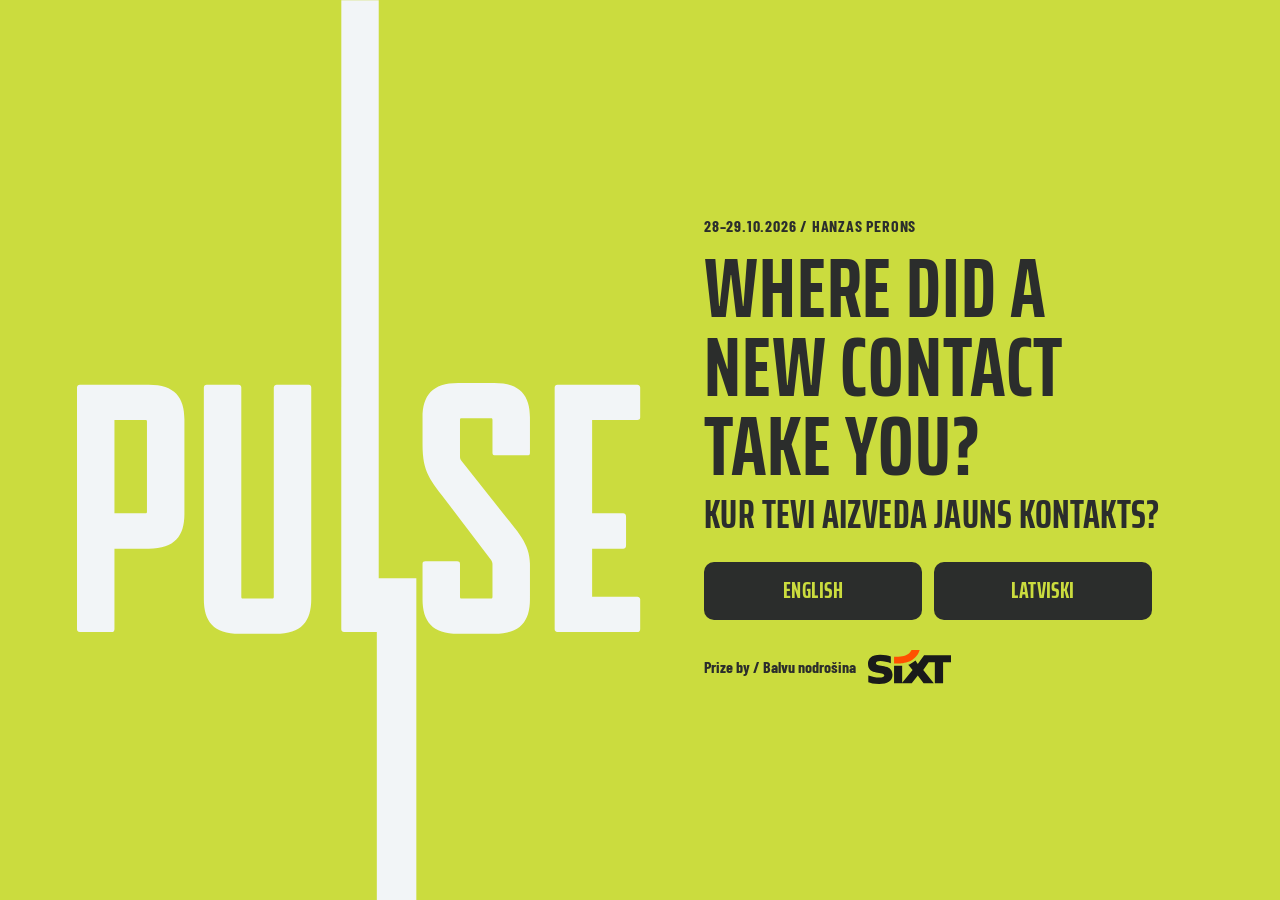
<file: frontend/index.html>
<!doctype html>
<!-- PULSE Forum 2026 story draw: the page guests open from the QR code (GitHub Pages).
     Owns the markup of every screen; text comes from strings.js, the flow from app.js.
     Invariant: the page talks to one address only, the collector in app.js (API). -->
<html lang="en" class="guest">
<head>
<meta charset="utf-8">
<meta name="viewport" content="width=device-width, initial-scale=1, viewport-fit=cover">
<meta name="robots" content="noindex, nofollow">
<meta name="theme-color" id="theme-color" content="#CBDC3E">
<meta name="color-scheme" content="light">
<meta http-equiv="Content-Security-Policy" content="default-src 'self'; connect-src https://dbautomatizacijas.com/pulse/api/; img-src 'self' data:; style-src 'self'; script-src 'self'; font-src 'self'; base-uri 'none'; form-action 'none'; object-src 'none'">
<meta name="referrer" content="strict-origin-when-cross-origin">
<title>PULSE x SIXT: Where did a new contact take you?</title>
<meta name="description" content="Share your story and win a SIXT ride to PULSE Forum 2026. Dalies ar stāstu un laimē SIXT braucienu uz PULSE Forum 2026.">
<link rel="icon" href="img/favicon.svg?v=7350aad1" type="image/svg+xml">
<link rel="apple-touch-icon" href="img/apple-touch-icon.png?v=683fdb04">
<meta property="og:type" content="website">
<meta property="og:url" content="https://skill-issue-hq-dev.github.io/pulse-forum/">
<meta property="og:title" content="Where did a new contact take you? / Kur Tevi aizveda jauns kontakts?">
<meta property="og:description" content="PULSE Forum 2026: share your story, win a SIXT ride to the forum. Dalies ar stāstu un laimē SIXT braucienu uz forumu.">
<meta property="og:image" content="https://skill-issue-hq-dev.github.io/pulse-forum/img/og.png">
<meta property="og:image:width" content="1200">
<meta property="og:image:height" content="630">
<meta property="og:image:alt" content="PULSE x SIXT: Where did a new contact take you?">
<meta name="twitter:card" content="summary_large_image">
<link rel="preload" href="fonts/saira-extra-condensed-latin-700-normal.woff2?v=4e78a0c7" as="font" type="font/woff2" crossorigin>
<link rel="preload" href="fonts/barlow-condensed-latin-500-normal.woff2?v=bb2ad530" as="font" type="font/woff2" crossorigin>
<link rel="stylesheet" href="styles.css?v=6ba4cc12">
<link rel="stylesheet" href="motion.css?v=5fb403ef">
<script type="module" src="app.js?v=a4c11ab4"></script>
</head>
<body>

<main>
  <section id="start" class="screen screen--lime" aria-labelledby="start-title">
    <div class="cover-mark"><svg class="mark mark--hero" viewBox="54.15 0 575.69 810" role="img" aria-label="PULSE" data-pulse="hero"><defs><clipPath id="zz-a"><rect x="324.33" y="0" width="38.25" height="432"/><path transform="translate(308.04 590.85)" d="M 19.140625 0 L 89.203125 0 C 91.015625 0 92.09375 -0.71875 92.09375 -2.890625 L 92.09375 -33.21875 C 92.09375 -34.671875 91.015625 -36.109375 89.203125 -36.109375 L 54.53125 -36.109375 L 54.53125 -249.921875 C 54.53125 -251.71875 53.453125 -252.8125 51.640625 -252.8125 L 19.140625 -252.8125 C 17.328125 -252.8125 16.25 -251.71875 16.25 -249.921875 L 16.25 -2.890625 C 16.25 -1.8125 16.96875 0 19.140625 0 Z M 19.140625 0"/><rect x="360.64" y="535.92" width="40.37" height="274.08"/></clipPath></defs><g clip-path="url(#zz-a)"><rect x="54.15" y="0" width="575.69" height="810" fill="none"/><path class="mk-zz" d="M343.46 0V563.39H380.83V810" pathLength="1" fill="none" stroke="currentColor" stroke-width="60"/></g></svg><svg class="mk-layer mk-letter" viewBox="54.15 0 575.69 810" aria-hidden="true"><path transform="translate(37.9 590.85)" d="M 19.140625 0 L 51.640625 0 C 53.453125 0 54.53125 -0.71875 54.53125 -2.890625 L 54.53125 -85.234375 L 89.5625 -85.234375 C 116.296875 -85.234375 126.046875 -98.234375 126.046875 -120.625 L 126.046875 -217.421875 C 126.046875 -239.8125 116.296875 -252.8125 89.5625 -252.8125 L 19.140625 -252.8125 C 17.328125 -252.8125 16.25 -251.71875 16.25 -249.921875 L 16.25 -2.890625 C 16.25 -1.8125 16.96875 0 19.140625 0 Z M 54.53125 -121.34375 L 54.53125 -216.6875 L 85.953125 -216.6875 C 87.40625 -216.6875 87.765625 -216.328125 87.765625 -214.890625 L 87.765625 -123.15625 C 87.765625 -121.703125 87.40625 -121.34375 85.953125 -121.34375 Z M 54.53125 -121.34375"/></svg><svg class="mk-layer mk-letter" viewBox="54.15 0 575.69 810" aria-hidden="true"><path transform="translate(169.36 590.85)" d="M 50.921875 1.8125 L 87.765625 1.8125 C 114.484375 1.8125 124.234375 -11.203125 124.234375 -33.59375 L 124.234375 -249.921875 C 124.234375 -251.71875 123.15625 -252.8125 121.703125 -252.8125 L 88.84375 -252.8125 C 87.40625 -252.8125 85.953125 -251.71875 85.953125 -249.921875 L 85.953125 -36.109375 C 85.953125 -34.671875 85.59375 -34.3125 84.15625 -34.3125 L 54.53125 -34.3125 C 53.09375 -34.3125 52.734375 -34.671875 52.734375 -36.109375 L 52.734375 -249.921875 C 52.734375 -251.71875 51.640625 -252.8125 49.84375 -252.8125 L 17.328125 -252.8125 C 15.53125 -252.8125 14.453125 -251.71875 14.453125 -249.921875 L 14.453125 -33.59375 C 14.453125 -11.203125 24.203125 1.8125 50.921875 1.8125 Z M 50.921875 1.8125"/></svg><svg class="mk-layer mk-letter" viewBox="54.15 0 575.69 810" aria-hidden="true"><path transform="translate(398.33 590.85)" d="M 45.5 1.8125 L 82.34375 1.8125 C 109.0625 1.8125 118.828125 -11.203125 118.828125 -33.59375 L 118.828125 -68.984375 C 118.828125 -90.65625 106.546875 -102.203125 88.84375 -124.59375 L 48.75 -175.15625 C 47.671875 -176.609375 47.3125 -177.6875 47.3125 -179.5 L 47.3125 -216.6875 C 47.3125 -218.140625 47.671875 -218.5 49.125 -218.5 L 78.734375 -218.5 C 80.171875 -218.5 80.53125 -218.140625 80.53125 -216.6875 L 80.53125 -183.109375 C 80.53125 -181.296875 81.984375 -180.578125 83.421875 -180.578125 L 115.9375 -180.578125 C 117.734375 -180.578125 118.828125 -181.296875 118.828125 -183.109375 L 118.828125 -219.21875 C 118.828125 -241.609375 109.0625 -254.609375 82.34375 -254.609375 L 45.5 -254.609375 C 18.78125 -254.609375 9.03125 -241.609375 9.03125 -219.21875 L 9.03125 -192.140625 C 9.03125 -162.515625 16.609375 -156.015625 35.390625 -131.09375 L 79.09375 -73.671875 C 80.171875 -72.234375 80.53125 -70.78125 80.53125 -68.984375 L 80.53125 -36.109375 C 80.53125 -34.671875 80.171875 -34.3125 78.734375 -34.3125 L 49.125 -34.3125 C 47.671875 -34.3125 47.3125 -34.671875 47.3125 -36.109375 L 47.3125 -69.703125 C 47.3125 -71.515625 45.859375 -72.234375 44.421875 -72.234375 L 11.921875 -72.234375 C 10.109375 -72.234375 9.03125 -71.515625 9.03125 -69.703125 L 9.03125 -33.59375 C 9.03125 -11.203125 18.78125 1.8125 45.5 1.8125 Z M 45.5 1.8125"/></svg><svg class="mk-layer mk-letter" viewBox="54.15 0 575.69 810" aria-hidden="true"><path transform="translate(526.18 590.85)" d="M 19.140625 0 L 100.765625 0 C 102.203125 0 103.65625 -0.71875 103.65625 -2.890625 L 103.65625 -33.59375 C 103.65625 -35.03125 102.203125 -36.109375 100.765625 -36.109375 L 54.53125 -36.109375 L 54.53125 -85.234375 L 86.3125 -85.234375 C 87.765625 -85.234375 89.203125 -85.953125 89.203125 -88.125 L 89.203125 -118.453125 C 89.203125 -120.265625 87.765625 -121.34375 86.3125 -121.34375 L 54.53125 -121.34375 L 54.53125 -216.6875 L 100.765625 -216.6875 C 102.203125 -216.6875 103.65625 -217.421875 103.65625 -219.21875 L 103.65625 -249.921875 C 103.65625 -251.71875 102.203125 -252.8125 100.765625 -252.8125 L 19.140625 -252.8125 C 17.328125 -252.8125 16.25 -251.71875 16.25 -249.921875 L 16.25 -2.890625 C 16.25 -1.8125 16.96875 0 19.140625 0 Z M 19.140625 0"/></svg></div>
    <div class="cover-body">
      <p class="date">28–29.10.2026 / Hanzas perons</p>
      <h1 class="display" id="start-title" lang="en">Where did a new contact take you?</h1>
      <p class="display display--echo" lang="lv">Kur Tevi aizveda jauns kontakts?</p>
      <div class="lang-pick" role="group" aria-label="Language / Valoda">
        <button type="button" class="btn btn--coal" data-lang="en" lang="en">English</button>
        <button type="button" class="btn btn--coal" data-lang="lv" lang="lv">Latviski</button>
      </div>
      <p class="partner"><span>Prize by / Balvu nodrošina</span><a href="https://www.sixt.lv/partners/pulse/" target="_blank" rel="noopener"><img src="img/sixt-pos.svg?v=95978dc3" alt="SIXT" width="88" height="36"></a></p>
    </div>
  </section>

  <form id="entry" class="flow" novalidate hidden>
    <header class="rail" aria-hidden="true"><svg class="mark mark--rail" viewBox="54.15 200 575.69 8800" data-pulse="rail"><defs><clipPath id="zz-r"><rect x="324.33" y="0" width="38.25" height="432"/><path transform="translate(308.04 590.85)" d="M 19.140625 0 L 89.203125 0 C 91.015625 0 92.09375 -0.71875 92.09375 -2.890625 L 92.09375 -33.21875 C 92.09375 -34.671875 91.015625 -36.109375 89.203125 -36.109375 L 54.53125 -36.109375 L 54.53125 -249.921875 C 54.53125 -251.71875 53.453125 -252.8125 51.640625 -252.8125 L 19.140625 -252.8125 C 17.328125 -252.8125 16.25 -251.71875 16.25 -249.921875 L 16.25 -2.890625 C 16.25 -1.8125 16.96875 0 19.140625 0 Z M 19.140625 0"/><rect x="360.64" y="535.92" width="40.37" height="8464.08"/></clipPath></defs><g class="mk-letters"><g class="mk-letter"><path transform="translate(37.9 590.85)" d="M 19.140625 0 L 51.640625 0 C 53.453125 0 54.53125 -0.71875 54.53125 -2.890625 L 54.53125 -85.234375 L 89.5625 -85.234375 C 116.296875 -85.234375 126.046875 -98.234375 126.046875 -120.625 L 126.046875 -217.421875 C 126.046875 -239.8125 116.296875 -252.8125 89.5625 -252.8125 L 19.140625 -252.8125 C 17.328125 -252.8125 16.25 -251.71875 16.25 -249.921875 L 16.25 -2.890625 C 16.25 -1.8125 16.96875 0 19.140625 0 Z M 54.53125 -121.34375 L 54.53125 -216.6875 L 85.953125 -216.6875 C 87.40625 -216.6875 87.765625 -216.328125 87.765625 -214.890625 L 87.765625 -123.15625 C 87.765625 -121.703125 87.40625 -121.34375 85.953125 -121.34375 Z M 54.53125 -121.34375"/></g><g class="mk-letter"><path transform="translate(169.36 590.85)" d="M 50.921875 1.8125 L 87.765625 1.8125 C 114.484375 1.8125 124.234375 -11.203125 124.234375 -33.59375 L 124.234375 -249.921875 C 124.234375 -251.71875 123.15625 -252.8125 121.703125 -252.8125 L 88.84375 -252.8125 C 87.40625 -252.8125 85.953125 -251.71875 85.953125 -249.921875 L 85.953125 -36.109375 C 85.953125 -34.671875 85.59375 -34.3125 84.15625 -34.3125 L 54.53125 -34.3125 C 53.09375 -34.3125 52.734375 -34.671875 52.734375 -36.109375 L 52.734375 -249.921875 C 52.734375 -251.71875 51.640625 -252.8125 49.84375 -252.8125 L 17.328125 -252.8125 C 15.53125 -252.8125 14.453125 -251.71875 14.453125 -249.921875 L 14.453125 -33.59375 C 14.453125 -11.203125 24.203125 1.8125 50.921875 1.8125 Z M 50.921875 1.8125"/></g><g class="mk-letter"><path transform="translate(398.33 590.85)" d="M 45.5 1.8125 L 82.34375 1.8125 C 109.0625 1.8125 118.828125 -11.203125 118.828125 -33.59375 L 118.828125 -68.984375 C 118.828125 -90.65625 106.546875 -102.203125 88.84375 -124.59375 L 48.75 -175.15625 C 47.671875 -176.609375 47.3125 -177.6875 47.3125 -179.5 L 47.3125 -216.6875 C 47.3125 -218.140625 47.671875 -218.5 49.125 -218.5 L 78.734375 -218.5 C 80.171875 -218.5 80.53125 -218.140625 80.53125 -216.6875 L 80.53125 -183.109375 C 80.53125 -181.296875 81.984375 -180.578125 83.421875 -180.578125 L 115.9375 -180.578125 C 117.734375 -180.578125 118.828125 -181.296875 118.828125 -183.109375 L 118.828125 -219.21875 C 118.828125 -241.609375 109.0625 -254.609375 82.34375 -254.609375 L 45.5 -254.609375 C 18.78125 -254.609375 9.03125 -241.609375 9.03125 -219.21875 L 9.03125 -192.140625 C 9.03125 -162.515625 16.609375 -156.015625 35.390625 -131.09375 L 79.09375 -73.671875 C 80.171875 -72.234375 80.53125 -70.78125 80.53125 -68.984375 L 80.53125 -36.109375 C 80.53125 -34.671875 80.171875 -34.3125 78.734375 -34.3125 L 49.125 -34.3125 C 47.671875 -34.3125 47.3125 -34.671875 47.3125 -36.109375 L 47.3125 -69.703125 C 47.3125 -71.515625 45.859375 -72.234375 44.421875 -72.234375 L 11.921875 -72.234375 C 10.109375 -72.234375 9.03125 -71.515625 9.03125 -69.703125 L 9.03125 -33.59375 C 9.03125 -11.203125 18.78125 1.8125 45.5 1.8125 Z M 45.5 1.8125"/></g><g class="mk-letter"><path transform="translate(526.18 590.85)" d="M 19.140625 0 L 100.765625 0 C 102.203125 0 103.65625 -0.71875 103.65625 -2.890625 L 103.65625 -33.59375 C 103.65625 -35.03125 102.203125 -36.109375 100.765625 -36.109375 L 54.53125 -36.109375 L 54.53125 -85.234375 L 86.3125 -85.234375 C 87.765625 -85.234375 89.203125 -85.953125 89.203125 -88.125 L 89.203125 -118.453125 C 89.203125 -120.265625 87.765625 -121.34375 86.3125 -121.34375 L 54.53125 -121.34375 L 54.53125 -216.6875 L 100.765625 -216.6875 C 102.203125 -216.6875 103.65625 -217.421875 103.65625 -219.21875 L 103.65625 -249.921875 C 103.65625 -251.71875 102.203125 -252.8125 100.765625 -252.8125 L 19.140625 -252.8125 C 17.328125 -252.8125 16.25 -251.71875 16.25 -249.921875 L 16.25 -2.890625 C 16.25 -1.8125 16.96875 0 19.140625 0 Z M 19.140625 0"/></g></g><g clip-path="url(#zz-r)"><rect x="54.15" y="200" width="575.69" height="8800" fill="none"/><path class="mk-zz" d="M343.46 200V563.39H380.83V9000" pathLength="1" fill="none" stroke="currentColor" stroke-width="60"/></g></svg></header>
    <div class="flow-top">
      <button type="button" class="link-btn" id="lang-switch" data-t-aria="langSwitchAria"><span data-t="langSwitch">English</span></button>
    </div>

    <fieldset id="step1" class="step" data-step="1">
      <legend class="sr" data-t="step1Legend">Kategorija</legend>
      <p class="step-label"><span class="dots" aria-hidden="true"><i class="on now"></i><i></i><i></i></span><span data-t="step1Label">Kategorija</span></p>
      <div class="step-q">
        <h2 class="display" data-t="question">Kur Tevi aizveda jauns kontakts?</h2>
        <p class="lead" data-t="lead">…</p>
        <p class="prize"><span class="prize-line" data-t="prize">…</span><span class="prize-line" data-t="prizeToday">…</span></p>
      </div>
      <div class="step-a">
        <div class="choices" role="radiogroup" aria-labelledby="choices-title" aria-describedby="err-category">
          <p class="choices-title" id="choices-title" data-t="pick">Kas tas bija?</p>
          <div class="choices-list" id="choices"></div>
          <p class="err" id="err-category" aria-live="polite"></p>
        </div>
        <div class="actions"><button type="button" class="btn btn--lime" data-next data-t="next">Tālāk</button></div>
      </div>
    </fieldset>

    <fieldset id="step2" class="step" data-step="2" hidden>
      <legend class="sr" data-t="step2Legend">Stāsts</legend>
      <p class="step-label"><span class="dots" aria-hidden="true"><i class="on"></i><i class="on now"></i><i></i></span><span data-t="step2Label">Stāsts</span></p>
      <div class="step-q">
        <h2 class="display" data-t="storyTitle">Pastāsti vairāk</h2>
        <label class="lead" for="story" data-t="storyLead">…</label>
      </div>
      <div class="step-a">
        <textarea id="story" name="story" rows="8" maxlength="1000" data-t-ph="storyPh" aria-describedby="story-count err-story"></textarea>
        <p class="count" id="story-count" aria-live="polite">0 / 500</p>
        <p class="err" id="err-story" aria-live="polite"></p>
        <p class="or" data-t="or">vai</p>
        <label class="choice choice--pause"><input type="checkbox" id="pause" name="pause"><span class="sq" aria-hidden="true"></span><span class="choice-text" data-t="pause">…</span></label>
        <div class="actions"><button type="button" class="btn btn--line btn--square" data-back data-t-aria="back" aria-label="Atpakaļ"></button><button type="button" class="btn btn--lime" data-next data-t="next">Tālāk</button></div>
      </div>
    </fieldset>

    <fieldset id="step3" class="step" data-step="3" hidden>
      <legend class="sr" data-t="step3Legend">Kontakti</legend>
      <p class="step-label"><span class="dots" aria-hidden="true"><i class="on"></i><i class="on"></i><i class="on now"></i></span><span data-t="step3Label">Kontakti</span></p>
      <div class="step-q">
        <h2 class="display" data-t="contactTitle">Kā ar Tevi sazināties, ja uzvarēsi?</h2>
      </div>
      <div class="step-a">
        <div class="field"><label for="first" data-t="first">Vārds</label><input id="first" name="first" enterkeyhint="next" autocomplete="given-name" autocapitalize="words" maxlength="80" aria-describedby="err-first"><p class="err" id="err-first" aria-live="polite"></p></div>
        <div class="field"><label for="last" data-t="last">Uzvārds</label><input id="last" name="last" enterkeyhint="next" autocomplete="family-name" autocapitalize="words" maxlength="80" aria-describedby="err-last"><p class="err" id="err-last" aria-live="polite"></p></div>
        <div class="field"><label for="email" data-t="email">E-pasts</label><input id="email" name="email" type="email" enterkeyhint="next" inputmode="email" autocomplete="email" autocapitalize="off" spellcheck="false" maxlength="120" aria-describedby="err-email"><p class="err" id="err-email" aria-live="polite"></p></div>
        <div class="field"><label for="phone" data-t="phone">Tālrunis</label><input id="phone" name="phone" type="tel" enterkeyhint="next" inputmode="tel" autocomplete="tel" maxlength="24" data-t-ph="phonePh" aria-describedby="err-phone"><p class="err" id="err-phone" aria-live="polite"></p></div>
        <div class="field"><label for="company" data-t="company">Uzņēmums [nav obligāti]</label><input id="company" name="company" enterkeyhint="done" autocomplete="organization" maxlength="120" aria-describedby="err-company"><p class="err" id="err-company" aria-live="polite"></p></div>
        <div class="hp" aria-hidden="true"><label for="website">Website</label><input id="website" name="website" tabindex="-1" autocomplete="off"></div>
        <label class="check"><input type="checkbox" id="consent" name="consent" aria-describedby="err-consent"><span class="box" aria-hidden="true"></span><span data-t="consent">…</span></label>
        <p class="err" id="err-consent" aria-live="polite"></p>
        <details class="rules"><summary data-t="rulesTitle">Noteikumi un privātums</summary><ul id="rules-list"></ul></details>
        <label class="check"><input type="checkbox" id="share" name="share"><span class="box" aria-hidden="true"></span><span data-t="share">…</span></label>
        <p class="sending" id="sending" aria-live="polite"></p>
        <div class="actions"><button type="button" class="btn btn--line btn--square" data-back data-t-aria="back" aria-label="Atpakaļ"></button><button type="submit" class="btn btn--lime" id="submit" data-t="submit">Piedalīties izlozē</button></div>
      </div>
    </fieldset>

    <footer class="flow-foot"><span data-t="prizeBy">Balvu nodrošina</span><a href="https://www.sixt.lv/partners/pulse/" target="_blank" rel="noopener"><img src="img/sixt-neg.svg?v=ed9aebff" alt="SIXT" width="72" height="30"></a></footer>
  </form>

  <section id="done" class="screen screen--lime" hidden aria-live="polite">
    <div class="confetti" id="confetti" aria-hidden="true"></div>
    <div class="cover-mark"><svg class="mark mark--hero" viewBox="54.15 0 575.69 810" role="img" aria-label="PULSE" data-pulse="hero"><defs><clipPath id="zz-b"><rect x="324.33" y="0" width="38.25" height="432"/><path transform="translate(308.04 590.85)" d="M 19.140625 0 L 89.203125 0 C 91.015625 0 92.09375 -0.71875 92.09375 -2.890625 L 92.09375 -33.21875 C 92.09375 -34.671875 91.015625 -36.109375 89.203125 -36.109375 L 54.53125 -36.109375 L 54.53125 -249.921875 C 54.53125 -251.71875 53.453125 -252.8125 51.640625 -252.8125 L 19.140625 -252.8125 C 17.328125 -252.8125 16.25 -251.71875 16.25 -249.921875 L 16.25 -2.890625 C 16.25 -1.8125 16.96875 0 19.140625 0 Z M 19.140625 0"/><rect x="360.64" y="535.92" width="40.37" height="274.08"/></clipPath></defs><g clip-path="url(#zz-b)"><rect x="54.15" y="0" width="575.69" height="810" fill="none"/><path class="mk-zz" d="M343.46 0V563.39H380.83V810" pathLength="1" fill="none" stroke="currentColor" stroke-width="60"/></g></svg><svg class="mk-layer mk-letter" viewBox="54.15 0 575.69 810" aria-hidden="true"><path transform="translate(37.9 590.85)" d="M 19.140625 0 L 51.640625 0 C 53.453125 0 54.53125 -0.71875 54.53125 -2.890625 L 54.53125 -85.234375 L 89.5625 -85.234375 C 116.296875 -85.234375 126.046875 -98.234375 126.046875 -120.625 L 126.046875 -217.421875 C 126.046875 -239.8125 116.296875 -252.8125 89.5625 -252.8125 L 19.140625 -252.8125 C 17.328125 -252.8125 16.25 -251.71875 16.25 -249.921875 L 16.25 -2.890625 C 16.25 -1.8125 16.96875 0 19.140625 0 Z M 54.53125 -121.34375 L 54.53125 -216.6875 L 85.953125 -216.6875 C 87.40625 -216.6875 87.765625 -216.328125 87.765625 -214.890625 L 87.765625 -123.15625 C 87.765625 -121.703125 87.40625 -121.34375 85.953125 -121.34375 Z M 54.53125 -121.34375"/></svg><svg class="mk-layer mk-letter" viewBox="54.15 0 575.69 810" aria-hidden="true"><path transform="translate(169.36 590.85)" d="M 50.921875 1.8125 L 87.765625 1.8125 C 114.484375 1.8125 124.234375 -11.203125 124.234375 -33.59375 L 124.234375 -249.921875 C 124.234375 -251.71875 123.15625 -252.8125 121.703125 -252.8125 L 88.84375 -252.8125 C 87.40625 -252.8125 85.953125 -251.71875 85.953125 -249.921875 L 85.953125 -36.109375 C 85.953125 -34.671875 85.59375 -34.3125 84.15625 -34.3125 L 54.53125 -34.3125 C 53.09375 -34.3125 52.734375 -34.671875 52.734375 -36.109375 L 52.734375 -249.921875 C 52.734375 -251.71875 51.640625 -252.8125 49.84375 -252.8125 L 17.328125 -252.8125 C 15.53125 -252.8125 14.453125 -251.71875 14.453125 -249.921875 L 14.453125 -33.59375 C 14.453125 -11.203125 24.203125 1.8125 50.921875 1.8125 Z M 50.921875 1.8125"/></svg><svg class="mk-layer mk-letter" viewBox="54.15 0 575.69 810" aria-hidden="true"><path transform="translate(398.33 590.85)" d="M 45.5 1.8125 L 82.34375 1.8125 C 109.0625 1.8125 118.828125 -11.203125 118.828125 -33.59375 L 118.828125 -68.984375 C 118.828125 -90.65625 106.546875 -102.203125 88.84375 -124.59375 L 48.75 -175.15625 C 47.671875 -176.609375 47.3125 -177.6875 47.3125 -179.5 L 47.3125 -216.6875 C 47.3125 -218.140625 47.671875 -218.5 49.125 -218.5 L 78.734375 -218.5 C 80.171875 -218.5 80.53125 -218.140625 80.53125 -216.6875 L 80.53125 -183.109375 C 80.53125 -181.296875 81.984375 -180.578125 83.421875 -180.578125 L 115.9375 -180.578125 C 117.734375 -180.578125 118.828125 -181.296875 118.828125 -183.109375 L 118.828125 -219.21875 C 118.828125 -241.609375 109.0625 -254.609375 82.34375 -254.609375 L 45.5 -254.609375 C 18.78125 -254.609375 9.03125 -241.609375 9.03125 -219.21875 L 9.03125 -192.140625 C 9.03125 -162.515625 16.609375 -156.015625 35.390625 -131.09375 L 79.09375 -73.671875 C 80.171875 -72.234375 80.53125 -70.78125 80.53125 -68.984375 L 80.53125 -36.109375 C 80.53125 -34.671875 80.171875 -34.3125 78.734375 -34.3125 L 49.125 -34.3125 C 47.671875 -34.3125 47.3125 -34.671875 47.3125 -36.109375 L 47.3125 -69.703125 C 47.3125 -71.515625 45.859375 -72.234375 44.421875 -72.234375 L 11.921875 -72.234375 C 10.109375 -72.234375 9.03125 -71.515625 9.03125 -69.703125 L 9.03125 -33.59375 C 9.03125 -11.203125 18.78125 1.8125 45.5 1.8125 Z M 45.5 1.8125"/></svg><svg class="mk-layer mk-letter" viewBox="54.15 0 575.69 810" aria-hidden="true"><path transform="translate(526.18 590.85)" d="M 19.140625 0 L 100.765625 0 C 102.203125 0 103.65625 -0.71875 103.65625 -2.890625 L 103.65625 -33.59375 C 103.65625 -35.03125 102.203125 -36.109375 100.765625 -36.109375 L 54.53125 -36.109375 L 54.53125 -85.234375 L 86.3125 -85.234375 C 87.765625 -85.234375 89.203125 -85.953125 89.203125 -88.125 L 89.203125 -118.453125 C 89.203125 -120.265625 87.765625 -121.34375 86.3125 -121.34375 L 54.53125 -121.34375 L 54.53125 -216.6875 L 100.765625 -216.6875 C 102.203125 -216.6875 103.65625 -217.421875 103.65625 -219.21875 L 103.65625 -249.921875 C 103.65625 -251.71875 102.203125 -252.8125 100.765625 -252.8125 L 19.140625 -252.8125 C 17.328125 -252.8125 16.25 -251.71875 16.25 -249.921875 L 16.25 -2.890625 C 16.25 -1.8125 16.96875 0 19.140625 0 Z M 19.140625 0"/></svg></div>
    <div class="cover-body">
      <p class="date">28–29.10.2026 / Hanzas perons</p>
      <h2 class="display" id="done-title" tabindex="-1">Thank you, you&#39;re in the draw!</h2>
      <p class="lead lead--coal" id="done-text">…</p>
      <p class="partner"><span id="done-by">Prize by</span><a href="https://www.sixt.lv/partners/pulse/" target="_blank" rel="noopener"><img src="img/sixt-pos.svg?v=95978dc3" alt="SIXT" width="88" height="36"></a></p>
    </div>
  </section>
</main>
</body>
</html>
</file>
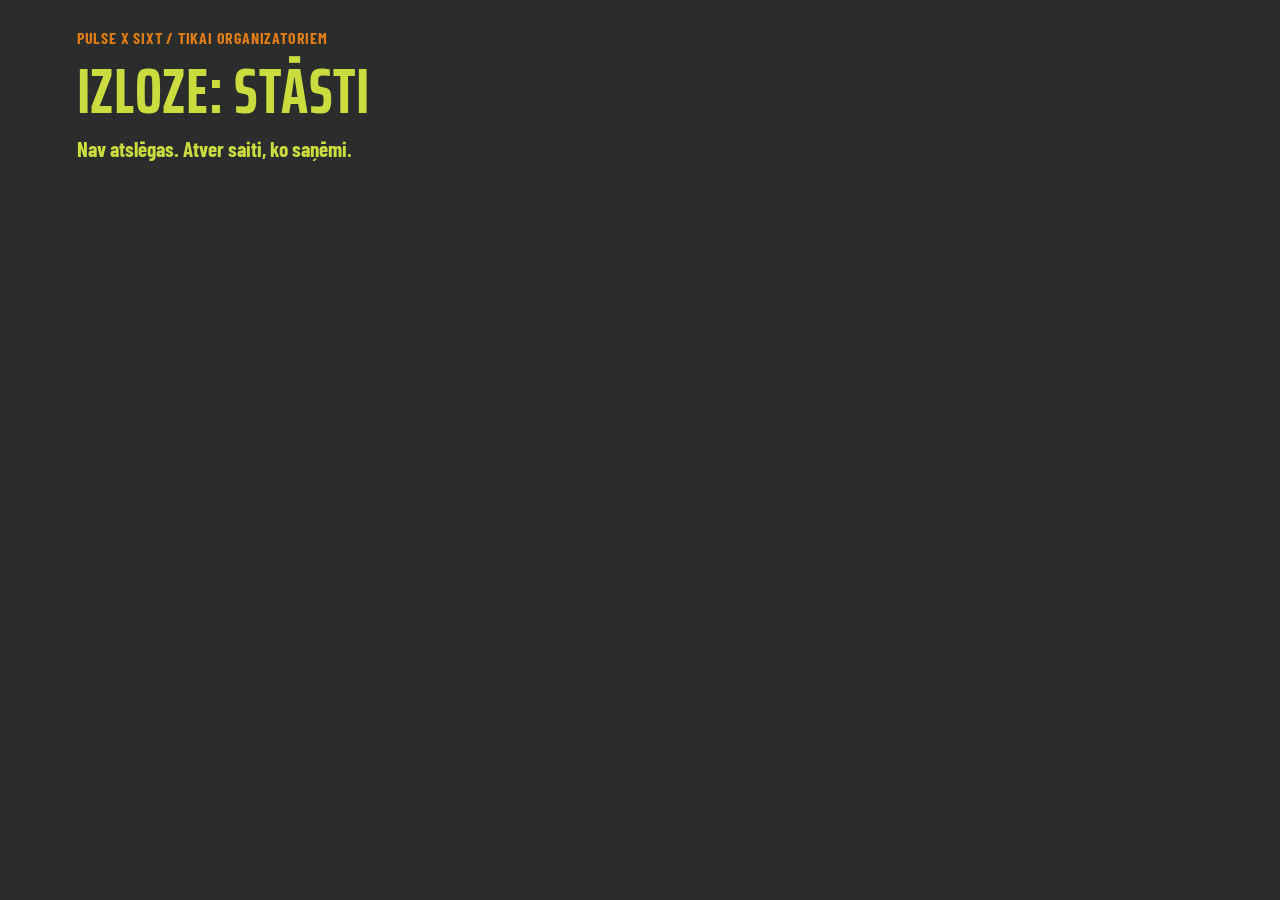
<file: frontend/admin.html>
<!doctype html>
<!-- PULSE Forum 2026 story draw: the organisers' page (entries, Excel, open/close, draw, delete).
     Owns the admin markup; admin.js fills it from the collector with the key from the private link.
     Invariant: no third-party request ever leaves this page, so the key in the link goes nowhere else. -->
<html lang="lv">
<head>
<meta charset="utf-8">
<meta name="viewport" content="width=device-width, initial-scale=1, viewport-fit=cover">
<meta name="robots" content="noindex, nofollow">
<meta name="referrer" content="no-referrer">
<meta http-equiv="Content-Security-Policy" content="default-src 'self'; connect-src https://dbautomatizacijas.com/pulse/api/; img-src 'self' data: blob:; style-src 'self'; script-src 'self'; font-src 'self'; base-uri 'none'; form-action 'none'; object-src 'none'">
<title>PULSE x SIXT izloze: organizatoriem</title>
<link rel="icon" href="img/favicon.svg?v=7350aad1" type="image/svg+xml">
<link rel="stylesheet" href="styles.css?v=6ba4cc12">
<link rel="stylesheet" href="admin.css?v=9274db35">
<script type="module" src="admin.js?v=da191258"></script>
</head>
<body class="admin">
<main class="admin-main">
  <header class="admin-head">
    <p class="step-label">PULSE x SIXT / Tikai organizatoriem</p>
    <h1 class="display">Izloze: stāsti</h1>
    <p class="admin-msg" id="msg" role="status" aria-live="polite"></p>
  </header>

  <section class="panel" id="overview" hidden>
    <div class="stats">
      <p><span class="num" id="count">0</span><span>stāsti</span></p>
      <p><span class="num" id="eligible">0</span><span>piedalās izlozē</span></p>
      <p><span class="num" id="state">Atvērta</span><span>pieteikšanās</span></p>
    </div>
    <ul class="cats" id="cats"></ul>
    <div class="admin-actions">
      <button type="button" class="btn btn--lime" id="draw">Izlozēt uzvarētāju</button>
      <button type="button" class="btn btn--line" id="export">Lejupielādēt Excel</button>
      <button type="button" class="btn btn--line" id="toggle">Slēgt pieteikšanos</button>
    </div>
    <p class="draw-note" id="draw-note" hidden>Izloze būs pieejama, kad slēgsi pieteikšanos: tā neviens, kurš vēl raksta, nepaliks ārpusē.</p>
    <p class="updated" id="updated"></p>
  </section>

  <section class="panel winner" id="winner" hidden aria-live="polite">
    <p class="step-label" id="winner-label">Uzvarētājs</p>
    <h2 class="display" id="winner-name"></h2>
    <p class="winner-contact"><a id="winner-phone"></a><a id="winner-email"></a><span id="winner-company"></span></p>
    <p class="winner-story" id="winner-story"></p>
    <p class="winner-meta" id="winner-meta"></p>
  </section>

  <section class="panel" id="draws-panel" hidden>
    <h2 class="panel-title">Izlozes</h2>
    <ol class="draws" id="draws"></ol>
  </section>

  <section class="panel" id="entries-panel" hidden>
    <h2 class="panel-title">Visi stāsti <span class="hint">jaunākie augšā</span></h2>
    <ol class="entries" id="entries"></ol>
  </section>

  <section class="panel danger" id="danger" hidden>
    <h2 class="panel-title">Pēc foruma</h2>
    <p>Kad uzvarētājs ir zināms un Excel lejupielādēts, izdzēs visus datus. To var izdarīt tikai tad, kad pieteikšanās ir slēgta.</p>
    <p>Lejupielādētās Excel kopijas izdzēs arī savā datorā un pastā, vēlākais līdz 30.11.2026. Ja kāds lūdz izdzēst tikai viņa stāstu, spied "Dzēst" pie tā ieraksta.</p>
    <button type="button" class="btn btn--line" id="clear">Dzēst visus datus</button>
  </section>
</main>
</body>
</html>
</file>
<file: frontend/styles.css>
/* PULSE Forum 2026 story draw: the look of the guest page, after the PULSE brand book and pulseforum.co.
   Owns tokens, fonts and every screen's layout; colours live only in :root.
   Invariant: text on lime is coal, text on coal is white or lime; the L-line rail never covers content. */

@font-face { font-family: "Saira EC"; font-weight: 700; font-display: swap; src: url("fonts/saira-extra-condensed-latin-700-normal.woff2?v=4e78a0c7") format("woff2");
  unicode-range: U+0000-00FF, U+0131, U+0152-0153, U+02BB-02BC, U+02C6, U+02DA, U+02DC, U+0304, U+0308, U+0329, U+2000-206F, U+20AC, U+2122, U+2191, U+2193, U+2212, U+2215, U+FEFF, U+FFFD; }
@font-face { font-family: "Saira EC"; font-weight: 700; font-display: swap; src: url("fonts/saira-extra-condensed-latin-ext-700-normal.woff2?v=269ff5d0") format("woff2");
  unicode-range: U+0100-02BA, U+02BD-02C5, U+02C7-02CC, U+02CE-02D7, U+02DD-02FF, U+0304, U+0308, U+0329, U+1D00-1DBF, U+1E00-1E9F, U+1EF2-1EFF, U+2020, U+20A0-20AB, U+20AD-20C0, U+2113, U+2C60-2C7F, U+A720-A7FF; }
@font-face { font-family: "Barlow Condensed"; font-weight: 500; font-display: swap; src: url("fonts/barlow-condensed-latin-500-normal.woff2?v=bb2ad530") format("woff2");
  unicode-range: U+0000-00FF, U+0131, U+0152-0153, U+02BB-02BC, U+02C6, U+02DA, U+02DC, U+0304, U+0308, U+0329, U+2000-206F, U+20AC, U+2122, U+2191, U+2193, U+2212, U+2215, U+FEFF, U+FFFD; }
@font-face { font-family: "Barlow Condensed"; font-weight: 500; font-display: swap; src: url("fonts/barlow-condensed-latin-ext-500-normal.woff2?v=852fa87d") format("woff2");
  unicode-range: U+0100-02BA, U+02BD-02C5, U+02C7-02CC, U+02CE-02D7, U+02DD-02FF, U+0304, U+0308, U+0329, U+1D00-1DBF, U+1E00-1E9F, U+1EF2-1EFF, U+2020, U+20A0-20AB, U+20AD-20C0, U+2113, U+2C60-2C7F, U+A720-A7FF; }
@font-face { font-family: "Barlow Condensed"; font-weight: 700; font-display: swap; src: url("fonts/barlow-condensed-latin-700-normal.woff2?v=ab99e298") format("woff2");
  unicode-range: U+0000-00FF, U+0131, U+0152-0153, U+02BB-02BC, U+02C6, U+02DA, U+02DC, U+0304, U+0308, U+0329, U+2000-206F, U+20AC, U+2122, U+2191, U+2193, U+2212, U+2215, U+FEFF, U+FFFD; }
@font-face { font-family: "Barlow Condensed"; font-weight: 700; font-display: swap; src: url("fonts/barlow-condensed-latin-ext-700-normal.woff2?v=0d639d6b") format("woff2");
  unicode-range: U+0100-02BA, U+02BD-02C5, U+02C7-02CC, U+02CE-02D7, U+02DD-02FF, U+0304, U+0308, U+0329, U+1D00-1DBF, U+1E00-1E9F, U+1EF2-1EFF, U+2020, U+20A0-20AB, U+20AD-20C0, U+2113, U+2C60-2C7F, U+A720-A7FF; }
/* Italic only for an English term inside Latvian text [strings.js stars]: English needs the latin set alone. */
@font-face { font-family: "Barlow Condensed"; font-style: italic; font-weight: 700; font-display: swap; src: url("fonts/barlow-condensed-latin-700-italic.woff2?v=f95611b3") format("woff2");
  unicode-range: U+0000-00FF, U+0131, U+0152-0153, U+02BB-02BC, U+02C6, U+02DA, U+02DC, U+0304, U+0308, U+0329, U+2000-206F, U+20AC, U+2122, U+2191, U+2193, U+2212, U+2215, U+FEFF, U+FFFD; }

:root {
  --lime: #CBDC3E;
  --coal: #2B2D2C;
  --white: #F2F5F7;
  --orange: #E07D14;
  --display: "Saira EC", "Barlow Condensed", "Arial Narrow", sans-serif;
  --body: "Barlow Condensed", "Arial Narrow", system-ui, sans-serif;
  --gutter: 1.25rem;
  --rail-w: 3.75rem;
  --radius: 0.625rem;
  --field-radius: 0.375rem;
  /* The PULSE mark's geometry, as fractions of its box [from the brand book cover]. */
  --line2-left: 53.24%;
  --line2-w: 7.01%;
  /* How far a screen reaches past 100lvh, and how much of a screen's end the browser's bar covers; iOS sets both below. */
  --under-bar: 0px;
  --bar-zone: 0px;
  color-scheme: light;
}
/* iPhone Safari [iOS 26] paints the page under its floating bar down to the screen's bottom edge, but 100lvh stops
   58px above that edge [same on iPhone SE, 16e, 17 and 17 Pro Max], and at the end of a page it shows only the page's
   colour there. So on iOS the guest page scrolls inside main, which reaches 64px past 100lvh and so never ends above
   the edge: the line meets the bottom edge at rest and scrolled to the end alike. Each screen's last words and buttons
   keep clear of the bar by --bar-zone, the part of main the bar covers. Only html stops scrolling: an overflow on body
   would clip main at the visible height. */
@supports (-webkit-touch-callout: none) {
  :root { --under-bar: 64px; --bar-zone: calc(100lvh - 100svh + var(--under-bar)); }
  html.guest { overflow: hidden; }
  html.guest main { height: calc(100lvh + var(--under-bar)); overflow-y: auto; overscroll-behavior: contain; }
}

*, *::before, *::after { box-sizing: border-box; }
html { -webkit-text-size-adjust: 100%; text-size-adjust: 100%; -webkit-tap-highlight-color: transparent; }
/* Sizes are in rem, so the guest page grows with a big window: from 1440 x 900 up the root size follows the window
   [1.2x at 1920 x 1080, 1.6x at 2560 x 1440]; below that it is the browser's own. The organisers' page keeps its size. */
html.guest { font-size: max(100%, min(100svh / 56.25, 100vw / 90)); }
button, .choice, .check, summary { touch-action: manipulation; }
body {
  margin: 0;
  background: var(--coal);
  color: var(--white);
  font: 500 1.25rem/1.35 var(--body);
  -webkit-font-smoothing: antialiased;
}
body[data-screen="start"], body[data-screen="done"] { background: var(--lime); }
img, svg { display: block; }
button, input, textarea { font: inherit; color: inherit; }
[hidden] { display: none !important; }
.sprite { position: absolute; width: 0; height: 0; overflow: hidden; }
.sr { position: absolute; width: 1px; height: 1px; overflow: hidden; clip: rect(0 0 0 0); white-space: nowrap; }
/* Not rendered at all, so no browser or password manager fills it in; only bots reading the markup do. */
.hp { display: none; }
:focus-visible { outline: 3px solid var(--lime); outline-offset: 3px; }
.screen--lime :focus-visible { outline-color: var(--coal); }

/* Type */
.display {
  margin: 0;
  font: 700 clamp(2.25rem, 10vw, 5.25rem)/0.94 var(--display);
  text-transform: uppercase;
  letter-spacing: 0.01em;
  overflow-wrap: break-word;
  /* Lines of even length, never one short word left alone on the last line. */
  text-wrap: balance;
}
.display--echo { font-size: clamp(1.375rem, 6vw, 2.5rem); margin-top: 0.625rem; }
.date, .step-label {
  margin: 0 0 0.875rem;
  font: 700 1rem/1.2 var(--body);
  text-transform: uppercase;
  letter-spacing: 0.05em;
}
.lead { display: block; margin: 1rem 0 0; max-width: 34em; text-wrap: pretty; }
/* Every block of text wraps like the lead: never one short word alone on its last line. */
.prize, .check, .rules li, .choice--pause { text-wrap: pretty; }

/* Buttons */
.btn {
  display: inline-flex; align-items: center; justify-content: center;
  min-height: 3.625rem; padding: 0.375rem 1.75rem;
  border: 0; border-radius: var(--radius);
  font: 700 1.4375rem/1 var(--display); text-transform: uppercase; letter-spacing: 0.02em;
  cursor: pointer;
}
.btn:disabled { cursor: progress; opacity: 0.6; }
.btn--coal { background: var(--coal); color: var(--lime); }
.btn--lime { background: var(--lime); color: var(--coal); }
.btn--line { background: transparent; color: var(--white); box-shadow: inset 0 0 0 0.125rem var(--white); }
.btn--square {
  flex: none; width: 3.625rem; padding: 0;
  background: center / 1.25rem 1.25rem no-repeat
    url("data:image/svg+xml,%3Csvg xmlns='http://www.w3.org/2000/svg' viewBox='0 0 20 20'%3E%3Cpath d='M13 3L6 10l7 7' fill='none' stroke='%23F2F5F7' stroke-width='3'/%3E%3C/svg%3E");
}
.link-btn {
  padding: 0.5rem 0; border: 0; background: none; cursor: pointer;
  font: 700 1rem/1 var(--body); text-transform: uppercase; letter-spacing: 0.05em;
  text-decoration: underline; text-underline-offset: 4px; text-decoration-thickness: 2px;
}

/* Lime screens: start and done, the brand book cover in portrait */
/* A screen is at least as tall as the largest view a phone gives it [toolbars hidden, plus what iPhone Safari paints
   under its bar], so the line always reaches the bottom edge. On phones the mark is centred and as wide as the text
   column under it [--mark-w, from the screen's own width: container units, so a desktop scrollbar never pushes it out]. */
.screen--lime {
  position: relative; min-height: 100vh; min-height: calc(100lvh + var(--under-bar)); overflow: hidden; container-type: inline-size;
  background: var(--lime); color: var(--coal); padding-bottom: calc(max(2rem, calc(env(safe-area-inset-bottom) + 1rem)) + var(--bar-zone));
  --mark-w: min(100cqw - 2 * var(--gutter), 27.5rem);
}
.cover-mark { position: relative; width: var(--mark-w); margin: calc(var(--mark-w) * -0.27) auto 0; color: var(--white); }
/* The mark in layers over the line's own SVG [same box, same units]: each letter, and the pulse, is its own layer,
   so a rising letter moves on the GPU and a beat repaints only the pulse, never the whole logo. */
.mk-layer { position: absolute; inset: 0; width: 100%; height: 100%; overflow: visible; pointer-events: none; fill: currentColor; }
.mk-letter { will-change: transform, opacity; }
.mk-pulse { will-change: transform; }
/* The mark's lower line runs on past the mark to the screen's bottom [pulse.js stretches it]; the text sits over it. */
.cover-mark .mark { width: 100%; height: auto; aspect-ratio: 575.69 / 810; fill: currentColor; overflow: visible; }
.cover-body { position: relative; z-index: 1; padding: 1.125rem 0 0; margin: 0 auto; max-width: var(--mark-w); }
.lang-pick { display: grid; grid-template-columns: 1fr 1fr; gap: 0.75rem; margin-top: 1.75rem; max-width: 28rem; }
.partner { display: flex; align-items: center; gap: 0.75rem; margin: 1.875rem 0 0; font: 700 1rem/1.2 var(--body); }
.partner img { height: 2.125rem; width: auto; }
/* Phones: the line runs on through the text to the bottom and behind the two equal language buttons; the SIXT logo
   sits at the left under its words, clear of the line, so the line never breaks around it. The organisers' order:
   the question, the prize partner, then the language buttons; no date line, and the words start higher over the
   line, so the SIXT logo and both buttons fit the first view of a phone browser. */
@media (max-width: 859px) {
  .cover-body { display: flex; flex-direction: column; margin-top: calc(var(--mark-w) * -0.18); }
  .cover-body > .date { display: none; }
  .cover-body > .lang-pick { order: 1; }
  .lang-pick { max-width: none; }
  /* The words scale with their column [the logo's width], not the window, so a tablet never pushes the buttons down. */
  .cover-body .display:not(.display--echo) { font-size: max(2rem, calc(var(--mark-w) * 0.115)); }
  .cover-body .display--echo { font-size: max(1.1875rem, calc(var(--mark-w) * 0.066)); }
  .partner { flex-direction: column; align-items: flex-start; gap: 0.625rem; }
}
.lead--coal { color: var(--coal); font-size: 1.3125rem; }

/* The flow on coal, with the PULSE rail on the right like the brand book pages */
.flow {
  position: relative; min-height: 100vh; min-height: calc(100lvh + var(--under-bar)); overflow: hidden;
  padding: 0 max(var(--gutter), env(safe-area-inset-right)) calc(max(2.25rem, calc(env(safe-area-inset-bottom) + 1.25rem)) + var(--bar-zone)) max(var(--gutter), env(safe-area-inset-left));
}
.rail { position: absolute; top: 0; right: max(var(--gutter), env(safe-area-inset-right)); width: var(--rail-w); color: var(--white); pointer-events: none; }
.rail .mark { width: 100%; height: auto; aspect-ratio: 575.69 / 8800; fill: currentColor; overflow: visible; }
.flow-top { padding-top: max(1.125rem, env(safe-area-inset-top)); min-height: 3.25rem; }
/* Content clears the rail's LINE (53.24% into the mark, 7.01% wide), not the whole mark: the letters sit above the steps. */
.step { border: 0; margin: 0; padding: 1.125rem calc(var(--rail-w) * 0.4676 + 0.875rem) 0 0; min-width: 0; max-width: 44rem; }
.step .step-label { color: var(--orange); display: flex; align-items: center; }
.dots { display: inline-flex; gap: 0.375rem; margin-right: 0.75rem; }
.dots i { width: 0.6875rem; height: 0.6875rem; box-shadow: inset 0 0 0 0.125rem var(--orange); }
.dots i.on { background: var(--orange); box-shadow: none; }
.step .display { color: var(--lime); }
.step .display:focus { outline: none; }
.prize { margin: 1.375rem 0 0; padding: 0.125rem 0 0.125rem 0.875rem; border-left: 0.25rem solid var(--orange); font-weight: 700; max-width: 34em; }
/* Two prizes, one bar: the ride on the 29th, then today's suitcase on its own line. */
.prize-line { display: block; }
.prize-line + .prize-line { margin-top: 0.5rem; }

.choices { margin-top: 1.875rem; }
.choices-title { margin: 0 0 0.625rem; font-weight: 700; }
.choices-list { display: grid; gap: 0.375rem; }
.choice { position: relative; display: flex; align-items: center; gap: 0.875rem; min-height: 3.125rem; padding: 0.5rem 0.75rem 0.5rem 0.25rem; border-radius: var(--field-radius); cursor: pointer; font-weight: 700; font-size: 1.3125rem; }
.choice input { position: absolute; opacity: 0; width: 1px; height: 1px; }
.sq { flex: none; width: 1.375rem; height: 1.375rem; box-shadow: inset 0 0 0 0.1875rem var(--white); }
.choice input:checked + .sq { background: var(--lime); box-shadow: none; }
.choice:has(input:checked) { color: var(--lime); }
.choice:has(input:focus-visible) { outline: 3px solid var(--lime); outline-offset: 0; }

.field { margin-top: 1.125rem; max-width: 30rem; }
.field label { display: block; margin-bottom: 0.375rem; font-weight: 700; font-size: 1.125rem; }
input:not([type=checkbox]):not([type=radio]), textarea {
  display: block; width: 100%;
  padding: 0.75rem 0.875rem;
  border: 0.1875rem solid var(--white); border-radius: var(--field-radius);
  background: var(--white); color: var(--coal);
  font: 500 1.25rem/1.3 var(--body);
}
textarea { margin-top: 1.125rem; min-height: 12em; resize: vertical; max-width: 40rem; }
input::placeholder, textarea::placeholder { color: #6E716F; }
input:focus-visible, textarea:focus-visible { outline: 3px solid var(--lime); outline-offset: 2px; }
input:-webkit-autofill { -webkit-box-shadow: inset 0 0 0 6.25rem var(--white); -webkit-text-fill-color: var(--coal); caret-color: var(--coal); }
[aria-invalid="true"] { border-color: var(--orange) !important; }
.count { margin: 0.5rem 0 0; font-size: 1.0625rem; font-weight: 700; }
.count[data-state="ok"] { color: var(--lime); }
.count[data-state="near"] { color: var(--orange); }
.err { margin: 0.375rem 0 0; color: var(--orange); font-weight: 700; font-size: 1.125rem; }
.err:empty { display: none; }
/* The story step's second way: an orange "or" label, then the break option; ticked, it sets the story box aside. */
.or { display: flex; align-items: center; gap: 0.75rem; max-width: 40rem; margin: 1.5rem 0 0.375rem; color: var(--orange); font: 700 1rem/1.2 var(--body); text-transform: uppercase; letter-spacing: 0.05em; }
.or::after { content: ""; flex: 1; height: 0.125rem; background: currentColor; opacity: 0.5; }
.choice--pause { max-width: 40rem; }
.is-pause #story, .is-pause .count { opacity: 0.4; }

.check { position: relative; display: flex; gap: 0.875rem; align-items: flex-start; margin-top: 1.375rem; max-width: 34rem; cursor: pointer; font-size: 1.1875rem; }
.check input { position: absolute; opacity: 0; width: 1px; height: 1px; }
.box { flex: none; width: 1.625rem; height: 1.625rem; margin-top: 1px; box-shadow: inset 0 0 0 0.1875rem var(--white); }
.check input:checked + .box {
  background: var(--lime) center / 1.125rem 1.125rem no-repeat
    url("data:image/svg+xml,%3Csvg xmlns='http://www.w3.org/2000/svg' viewBox='0 0 18 18'%3E%3Cpath d='M2 9.5l4.5 4.5L16 4' fill='none' stroke='%232B2D2C' stroke-width='3'/%3E%3C/svg%3E");
  box-shadow: none;
}
.check input:focus-visible + .box { outline: 3px solid var(--lime); outline-offset: 3px; }
.check input[aria-invalid="true"] + .box { box-shadow: inset 0 0 0 0.1875rem var(--orange); }

.rules { margin: 0.75rem 0 0 2.5rem; max-width: 34rem; }
.rules summary { cursor: pointer; color: var(--lime); font-weight: 700; font-size: 1.125rem; text-decoration: underline; text-underline-offset: 4px; }
.rules ul { margin: 0.625rem 0 0; padding: 0; list-style: none; font-size: 1.0625rem; }
.rules li { position: relative; margin-top: 0.5rem; padding-left: 1.125rem; }
.rules li::before { content: ""; position: absolute; left: 0; top: 0.55em; width: 0.4375rem; height: 0.4375rem; background: var(--orange); }
/* A list inside a rule [the prizes]: short dashes instead of squares. */
.rules li ul { margin-top: 0.25rem; }
.rules li li { margin-top: 0.25rem; }
.rules li li::before { top: 0.7em; height: 0.125rem; }

.sending { margin: 1.375rem 0 0; font-weight: 700; color: var(--lime); max-width: 34rem; }
.sending:empty { display: none; }
.actions { display: flex; gap: 0.75rem; margin-top: 1.875rem; max-width: 30rem; }
/* The answer button stretches and centres its label, so narrow side padding moves nothing where the label fits and
   keeps it on one line on a 320 px phone. */
.actions .btn--lime { flex: 1; padding-inline: 0.5rem; }
.flow-foot { display: flex; align-items: center; gap: 0.75rem; margin-top: 2.75rem; font: 700 0.9375rem/1.2 var(--body); }
.flow-foot img { height: 1.75rem; width: auto; }


/* Wider screens: the cover lays out like the brand book, the mark on the left: full height on a wide window, narrower
   on a narrow one so the words always keep room; its line still runs from the top edge to the bottom [pulse.js].
   Mark and words sit centred as one group; the words' column is about as wide as the headline, so a wide window
   leaves equal room on both sides instead of an empty band on the right. The group centres above --bar-zone, so an
   iPad shows it whole. */
@media (min-width: 860px) {
  :root { --gutter: 6vw; --rail-w: 6rem; }
  body { font-size: 1.3125rem; }
  .screen--lime { display: grid; grid-template-columns: auto minmax(0, 34rem); justify-content: center; align-items: center; column-gap: 5vw; padding: 0 var(--gutter) var(--bar-zone); }
  .cover-mark { width: min(100svh * 0.7107, 44vw); margin: 0; }
  .cover-body { padding: 3rem 0; margin: 0; max-width: none; }
  .cover-body .display:not(.display--echo) { font-size: clamp(2.25rem, min(6.6vw, 10.5svh), 5.25rem); }
  .cover-body .display--echo { font-size: clamp(1.375rem, min(3.2vw, 5svh), 2.5rem); }
  .choices-list { grid-template-columns: 1fr 1fr; column-gap: 1.125rem; }
  .step { padding-right: calc(var(--rail-w) + 3rem); }
}

/* Wide windows: each step in two columns, the question on the left and its answers on the right, so the step fills
   the width up to the rail instead of leaving a dark band between a narrow column and the line. */
@media (min-width: 1200px) {
  .step { display: grid; grid-template-columns: repeat(2, minmax(0, 1fr)); column-gap: 5vw; align-items: start; max-width: none; }
  .step > .step-label { grid-column: 1 / -1; }
  .step .display { font-size: clamp(3.5rem, 5.6vw, 6rem); }
  .step-a > :first-child { margin-top: 0; }
}

/* Phones on their side: the first view is short and wide [956 x 330 on an iPhone 17 Pro Max under Safari's top bars,
   667 x 311 on an iPhone SE], so the cover lays out like the brand book, the mark on the left as tall as that view,
   the words on the right in the organisers' phone order [the question, the prize partner, the language buttons; no
   date line]. The group centres in what the browser's bars leave in view, not in the whole screen: the bottom padding
   is what 100lvh counts past 100svh [the bars], plus on iPhone the 64px that main reaches past the bottom edge. */
@media (orientation: landscape) and (max-height: 500px) {
  .screen--lime {
    display: grid; grid-template-columns: auto minmax(0, 28rem); justify-content: center; align-items: center; column-gap: 5vw;
    padding: 0 max(var(--gutter), env(safe-area-inset-right)) calc(100lvh - 100svh + var(--under-bar)) max(var(--gutter), env(safe-area-inset-left));
  }
  .cover-mark { width: min(100svh * 0.7107, 44vw); margin: 0; }
  .cover-body { display: flex; flex-direction: column; padding: 1rem 0; margin: 0; max-width: none; }
  .cover-body > .date { display: none; }
  .cover-body > .lang-pick { order: 1; }
  .cover-body .display:not(.display--echo) { font-size: clamp(1.75rem, 10.5svh, 2.75rem); }
  .cover-body .display--echo { font-size: clamp(1.125rem, 6svh, 1.5rem); }
  .partner { flex-direction: row; align-items: center; gap: 0.75rem; margin-top: 1.25rem; }
  .lang-pick { margin-top: 1.25rem; max-width: none; }
}
</file>
<file: frontend/motion.css>
/* Every animation of the guest page: the PULSE mark drawing its L-line in one stroke, the orange pulse that runs
   down that line [pulse.js], step changes, progress squares, small answers to taps, and square confetti.
   Invariant: transform, opacity and stroke-dashoffset only, and prefers-reduced-motion turns all of it off. */

/* The logo comes first: the L-line draws itself in one stroke [down, right along the L's foot, down again to the
   screen's bottom; pathLength="1", so 1 is the whole line] while P and U, then S and E rise. Only then the words rise,
   one after another, and after them the pulse starts [pulse.js]. */
.mk-zz { stroke-dasharray: 1; stroke-dashoffset: 0; }
.mark--hero .mk-zz { animation: zz-draw 0.8s 0.05s cubic-bezier(0.65, 0, 0.35, 1) both; }
.mark--rail .mk-zz { animation: zz-draw 1.3s 0.1s cubic-bezier(0.65, 0, 0.35, 1) both; }
@keyframes zz-draw { from { stroke-dashoffset: 1; } }

.cover-mark > .mk-letter { animation: letter-in 0.45s 0.2s cubic-bezier(0.2, 0.8, 0.2, 1) both; }
.cover-mark > .mk-letter:nth-last-of-type(3) { animation-delay: 0.27s; }
.cover-mark > .mk-letter:nth-last-of-type(2) { animation-delay: 0.45s; }
.cover-mark > .mk-letter:nth-last-of-type(1) { animation-delay: 0.52s; }
@keyframes letter-in { from { opacity: 0; transform: translateY(34px); } }

.cover-body > * { animation: rise-in 0.45s cubic-bezier(0.2, 0.8, 0.2, 1) both; }
.cover-body > :nth-child(1) { animation-delay: 1s; }
.cover-body > :nth-child(2) { animation-delay: 1.07s; }
.cover-body > :nth-child(3) { animation-delay: 1.14s; }
.cover-body > :nth-child(4) { animation-delay: 1.21s; }
.cover-body > :nth-child(5) { animation-delay: 1.28s; }
@keyframes rise-in { from { opacity: 0; transform: translateY(14px); } }
/* Phones, either way up: no date line, and the prize partner sits right under the question [styles.css], so it rises
   third. */
@media (max-width: 859px), (orientation: landscape) and (max-height: 500px) {
  .cover-body > :nth-child(2) { animation-delay: 1s; }
  .cover-body > :nth-child(3) { animation-delay: 1.07s; }
  .cover-body > .partner { animation-delay: 1.14s; }
}

/* Steps slide in from the side they come from */
.step.enter-fwd { animation: step-fwd 0.26s cubic-bezier(0.2, 0.8, 0.2, 1) both; }
.step.enter-back { animation: step-back 0.26s cubic-bezier(0.2, 0.8, 0.2, 1) both; }
@keyframes step-fwd { from { opacity: 0; transform: translateX(28px); } }
@keyframes step-back { from { opacity: 0; transform: translateX(-28px); } }
.dots i.now { animation: dot-pop 0.4s 0.15s cubic-bezier(0.3, 1.6, 0.5, 1) both; }
@keyframes dot-pop { from { transform: scale(0.2); } }

/* Answers to a tap */
.btn { transition: transform 0.08s ease-out, filter 0.15s; }
.btn:active:not(:disabled) { transform: scale(0.97); }
@media (hover: hover) { .btn--lime:hover, .btn--coal:hover { filter: brightness(1.07); } }
.choice { transition: color 0.15s; }
#story, .count { transition: opacity 0.15s; }
.choice input:checked + .sq { animation: sq-pop 0.22s cubic-bezier(0.3, 1.6, 0.5, 1); }
.check input:checked + .box { animation: sq-pop 0.22s cubic-bezier(0.3, 1.6, 0.5, 1); }
@keyframes sq-pop { from { transform: scale(0.5); } }
.shake { animation: shake 0.36s cubic-bezier(0.36, 0.07, 0.19, 0.97) both; }
@keyframes shake { 20%, 60% { transform: translateX(-6px); } 40%, 80% { transform: translateX(6px); } }

/* Sending: an orange bar sweeps along the button until the collector answers */
.btn.is-sending { position: relative; overflow: hidden; }
.btn.is-sending::after {
  content: ""; position: absolute; left: 0; bottom: 0; width: 40%; height: 4px;
  background: var(--orange); animation: sweep 0.9s linear infinite;
}
@keyframes sweep { from { transform: translateX(-100%); } to { transform: translateX(260%); } }

/* Thank you: square confetti in the brand's colours, once. Its box lies over the screen, never fixed: iPhone Safari
   paints a fixed box at the bottom edge solid under its bar, and that cut the line short. */
.confetti { position: absolute; inset: 0; pointer-events: none; overflow: hidden; z-index: 5; }
.cf {
  position: absolute; top: -24px; left: var(--x); width: var(--s); height: var(--s); background: var(--c);
  animation: fall var(--t) var(--d) cubic-bezier(0.25, 0.6, 0.45, 1) both;
}
@keyframes fall { to { transform: translate3d(var(--dx), 112vh, 0) rotate(var(--r)); } }

@media (prefers-reduced-motion: reduce) {
  *, *::before, *::after { animation: none !important; transition: none !important; }
  .mk-pulse, .mk-comet, .confetti { display: none; }
}
</file>
<file: frontend/admin.css>
/* The organisers' page: layout on top of styles.css tokens and fonts.
   Owns the admin panels, entry rows and the winner block.
   Invariant: no colour outside the :root tokens of styles.css. */

.admin { background: var(--coal); }
.admin-main { max-width: 60rem; padding: 28px var(--gutter) 60px; }
.admin-head .step-label { color: var(--orange); }
.admin-head .display { color: var(--lime); font-size: clamp(34px, 8vw, 64px); }
.admin-msg { margin: 14px 0 0; font-weight: 700; color: var(--lime); }
.admin-msg:empty { display: none; }

.panel { margin-top: 34px; }
.panel-title { margin: 0 0 12px; font: 700 26px/1 var(--display); text-transform: uppercase; color: var(--lime); }
.hint { font: 500 17px/1 var(--body); text-transform: none; color: var(--white); margin-left: 8px; }

.stats { display: flex; flex-wrap: wrap; gap: 14px 40px; margin: 0; }
.stats p { display: flex; flex-direction: column; margin: 0; }
.num { font: 700 46px/1 var(--display); color: var(--white); text-transform: uppercase; }
.cats { display: grid; grid-template-columns: repeat(auto-fill, minmax(13rem, 1fr)); gap: 4px 24px; margin: 20px 0 0; padding: 0; list-style: none; font-size: 18px; }
.cats li { position: relative; padding-left: 18px; }
.cats li::before { content: ""; position: absolute; left: 0; top: 0.55em; width: 7px; height: 7px; background: var(--orange); }

.admin-actions { display: flex; flex-wrap: wrap; gap: 12px; margin-top: 24px; }
.updated { margin: 12px 0 0; font-size: 16px; color: var(--white); }
.btn--small { min-height: 42px; padding: 4px 16px; font-size: 18px; }

.winner { padding: 22px 22px 24px; background: var(--lime); color: var(--coal); border-radius: var(--radius); }
.winner .step-label { color: var(--coal); }
.winner .display { color: var(--coal); font-size: clamp(34px, 8vw, 60px); }
.winner-contact { display: flex; flex-wrap: wrap; gap: 8px 22px; margin: 14px 0 0; font-weight: 700; font-size: 22px; }
.winner-contact a { color: var(--coal); text-underline-offset: 4px; }
.winner-story { margin: 14px 0 0; max-width: 40em; }
.winner-meta { margin: 12px 0 0; font-size: 17px; }

.draws { margin: 0; padding-left: 1.4em; font-size: 18px; }
.draws li { margin-top: 6px; }

.entries { margin: 0; padding: 0; list-style: none; }
.entry { padding: 16px 0 18px; border-top: 2px solid var(--white); }
.entry.is-out { opacity: 0.55; }
.entry.is-won { box-shadow: inset 6px 0 0 var(--lime); padding-left: 16px; }
.entry-head { display: flex; flex-wrap: wrap; gap: 6px 14px; margin: 0; font-size: 16px; text-transform: uppercase; letter-spacing: 0.04em; font-weight: 700; }
.entry-no { color: var(--orange); }
.tag { color: var(--lime); }
.tag--won { color: var(--coal); background: var(--lime); padding: 0 6px; }
.tag--twin { color: var(--coal); background: var(--orange); padding: 0 6px; }
.draw-note { margin: 12px 0 0; color: var(--lime); }
.entry-actions { display: flex; flex-wrap: wrap; gap: 8px; }
.entry-name { margin: 8px 0 0; font: 700 24px/1.1 var(--body); }
.entry-contact { margin: 4px 0 0; font-size: 18px; overflow-wrap: anywhere; }
.entry-story { margin: 10px 0 0; max-width: 42em; white-space: pre-wrap; }
.entry-story.is-empty { opacity: 0.6; }
.entry-flags { margin: 8px 0 12px; font-size: 16px; color: var(--white); }

.danger p { max-width: 40em; }
.danger .btn { margin-top: 12px; box-shadow: inset 0 0 0 2px var(--orange); color: var(--orange); }
</file>
